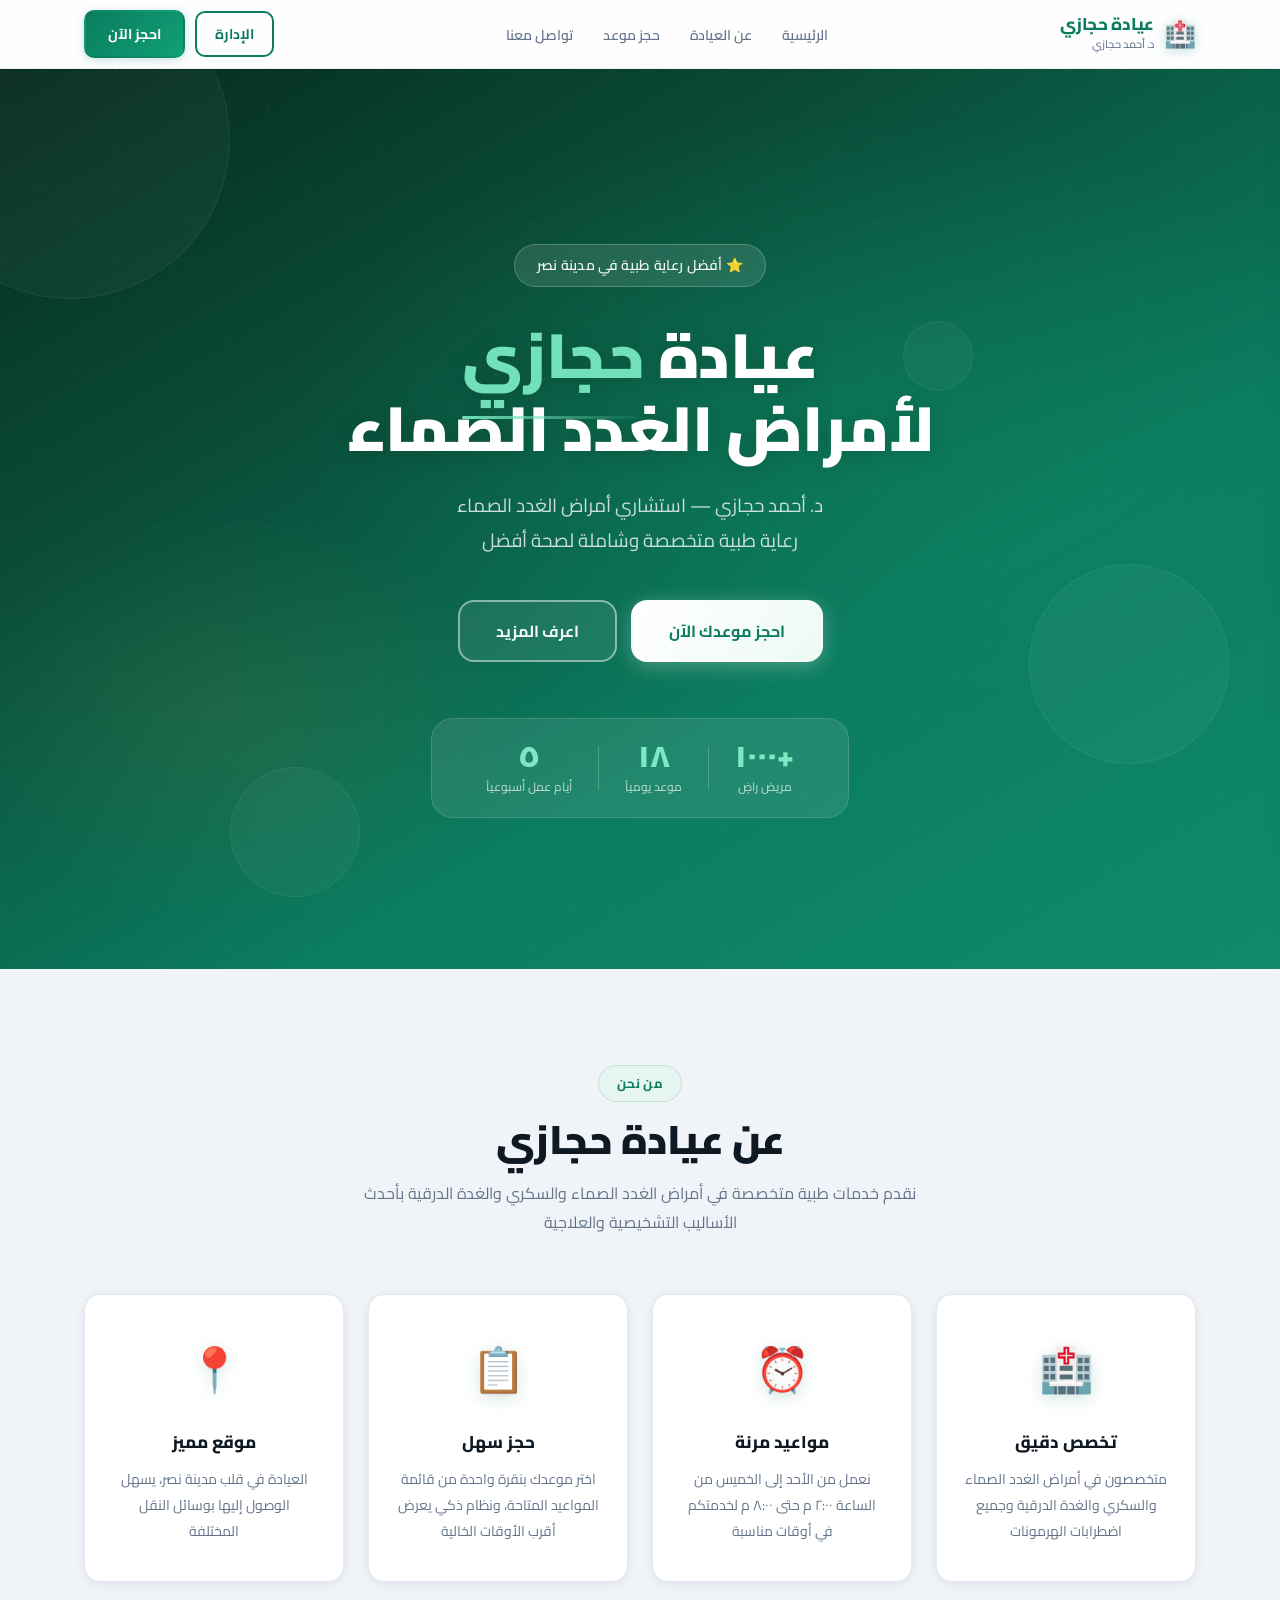
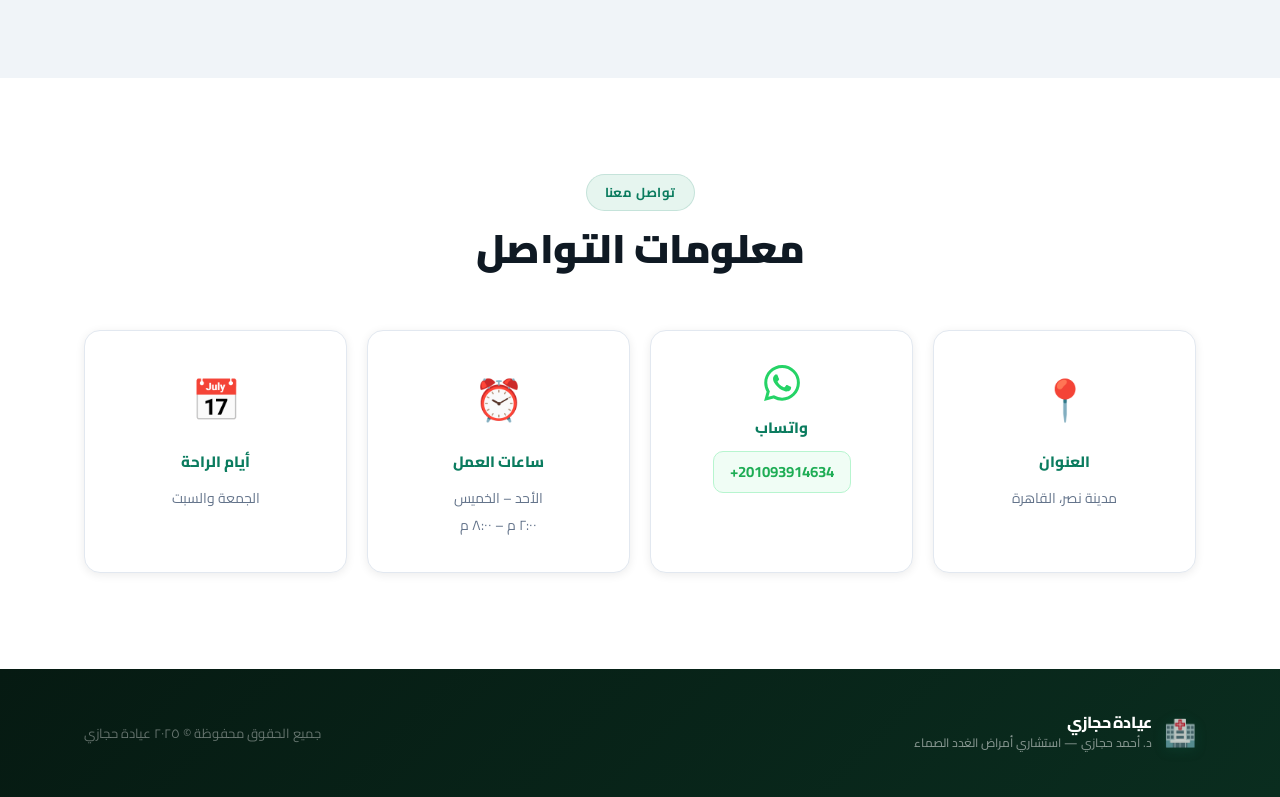
<file: frontend/index.html>
<!DOCTYPE html>
<html lang="ar" dir="rtl">
<head>
  <meta charset="UTF-8" />
  <meta name="viewport" content="width=device-width, initial-scale=1.0" />
  <title>عيادة حجازي - د. أحمد حجازي</title>
  <link rel="preconnect" href="https://fonts.googleapis.com" />
  <link rel="preconnect" href="https://fonts.gstatic.com" crossorigin />
  <link href="https://fonts.googleapis.com/css2?family=Cairo:wght@300;400;500;600;700;800&display=swap" rel="stylesheet" />
  <link rel="stylesheet" href="./static/css/style.css" />
</head>
<body>

  <!-- NAVBAR -->
  <nav class="navbar">
    <div class="container nav-inner">
      <div class="logo">
        <div class="logo-icon">&#x1F3E5;</div>
        <div>
          <div class="logo-name">عيادة حجازي</div>
          <div class="logo-sub">د. أحمد حجازي</div>
        </div>
      </div>
      <ul class="nav-links">
        <li><a href="#hero">الرئيسية</a></li>
        <li><a href="#about">عن العيادة</a></li>
        <li><a href="./book/index.html">حجز موعد</a></li>
        <li><a href="#contact">تواصل معنا</a></li>
      </ul>
      <div class="nav-actions">
        <a href="./admin/login/index.html" class="btn btn-outline nav-cta hide-sm" style="padding: 9px 18px;">الإدارة</a>
        <a href="./book/index.html" class="btn btn-primary nav-cta">احجز الآن</a>
        <button class="hamburger" id="hamburger" aria-label="قائمة التنقل" aria-expanded="false">
          <span></span><span></span><span></span>
        </button>
      </div>
    </div>
  </nav>

  <!-- MOBILE MENU -->
  <div class="mobile-menu" id="mobileMenu">
    <div class="mobile-menu-backdrop" id="mobileBackdrop"></div>
    <div class="mobile-menu-panel">
      <div class="mobile-menu-header">
        <div class="logo">
          <div class="logo-icon">&#x1F3E5;</div>
          <div><div class="logo-name">عيادة حجازي</div></div>
        </div>
        <button class="mobile-menu-close" id="mobileClose">&#x2715;</button>
      </div>
      <ul class="mobile-nav-links">
        <li><a href="#hero"              onclick="closeMobileMenu()">&#x1F3E0; الرئيسية</a></li>
        <li><a href="#about"             onclick="closeMobileMenu()">&#x2139;&#xFE0F; عن العيادة</a></li>
        <li><a href="./book/index.html"  onclick="closeMobileMenu()">&#x1F4C5; حجز موعد</a></li>
        <li><a href="#contact"           onclick="closeMobileMenu()">&#x1F4DE; تواصل معنا</a></li>
      </ul>
      <div class="mobile-nav-actions">
        <a href="./book/index.html"             class="btn btn-primary btn-full">احجز موعدك الآن</a>
        <a href="./admin/login/index.html"      class="btn btn-outline btn-full">لوحة الإدارة</a>
      </div>
    </div>
  </div>

  <!-- HERO -->
  <section id="hero" class="hero">
    <div class="hero-bg"></div>
    <div class="hero-shapes">
      <div class="hero-shape"></div>
      <div class="hero-shape"></div>
      <div class="hero-shape"></div>
      <div class="hero-shape"></div>
    </div>
    <div class="container hero-content">
      <div class="hero-badge">&#x2B50; أفضل رعاية طبية في مدينة نصر</div>
      <h1 class="hero-title">عيادة <span class="highlight">حجازي</span><br/>لأمراض الغدد الصماء</h1>
      <p class="hero-desc">د. أحمد حجازي — استشاري أمراض الغدد الصماء<br/>رعاية طبية متخصصة وشاملة لصحة أفضل</p>
      <div class="hero-actions">
        <a href="./book/index.html" class="btn btn-primary btn-lg">احجز موعدك الآن</a>
        <a href="#about" class="btn btn-outline btn-lg">اعرف المزيد</a>
      </div>
      <div class="hero-stats">
        <div class="stat"><span class="stat-num">+١٠٠٠</span><span class="stat-label">مريض راضٍ</span></div>
        <div class="stat-divider"></div>
        <div class="stat"><span class="stat-num">١٨</span><span class="stat-label">موعد يومياً</span></div>
        <div class="stat-divider"></div>
        <div class="stat"><span class="stat-num">٥</span><span class="stat-label">أيام عمل أسبوعياً</span></div>
      </div>
    </div>
  </section>

  <!-- ABOUT -->
  <section id="about" class="about">
    <div class="container">
      <div class="section-header">
        <div class="section-badge">من نحن</div>
        <h2 class="section-title">عن عيادة حجازي</h2>
        <p class="section-desc">نقدم خدمات طبية متخصصة في أمراض الغدد الصماء والسكري والغدة الدرقية بأحدث الأساليب التشخيصية والعلاجية</p>
      </div>
      <div class="about-grid">
        <div class="about-card">
          <div class="about-icon">&#x1F3E5;</div>
          <h3>تخصص دقيق</h3>
          <p>متخصصون في أمراض الغدد الصماء والسكري والغدة الدرقية وجميع اضطرابات الهرمونات</p>
        </div>
        <div class="about-card">
          <div class="about-icon">&#x23F0;</div>
          <h3>مواعيد مرنة</h3>
          <p>نعمل من الأحد إلى الخميس من الساعة ٢:٠٠ م حتى ٨:٠٠ م لخدمتكم في أوقات مناسبة</p>
        </div>
        <div class="about-card">
          <div class="about-icon">&#x1F4CB;</div>
          <h3>حجز سهل</h3>
          <p>اختر موعدك بنقرة واحدة من قائمة المواعيد المتاحة، ونظام ذكي يعرض أقرب الأوقات الخالية</p>
        </div>
        <div class="about-card">
          <div class="about-icon">&#x1F4CD;</div>
          <h3>موقع مميز</h3>
          <p>العيادة في قلب مدينة نصر، يسهل الوصول إليها بوسائل النقل المختلفة</p>
        </div>
      </div>
    </div>
  </section>

  <!-- CONTACT -->
  <section id="contact" class="contact">
    <div class="container">
      <div class="section-header">
        <div class="section-badge">تواصل معنا</div>
        <h2 class="section-title">معلومات التواصل</h2>
      </div>
      <div class="contact-grid">
        <div class="contact-card">
          <div class="contact-icon">&#x1F4CD;</div>
          <h4>العنوان</h4>
          <p>مدينة نصر، القاهرة</p>
        </div>
        <div class="contact-card">
          <div class="contact-icon whatsapp-icon">
            <svg xmlns="http://www.w3.org/2000/svg" viewBox="0 0 24 24" width="36" height="36" fill="#25D366"><path d="M17.472 14.382c-.297-.149-1.758-.867-2.03-.967-.273-.099-.471-.148-.67.15-.197.297-.767.966-.94 1.164-.173.199-.347.223-.644.075-.297-.15-1.255-.463-2.39-1.475-.883-.788-1.48-1.761-1.653-2.059-.173-.297-.018-.458.13-.606.134-.133.298-.347.446-.52.149-.174.198-.298.298-.497.099-.198.05-.371-.025-.52-.075-.149-.669-1.612-.916-2.207-.242-.579-.487-.5-.669-.51-.173-.008-.371-.01-.57-.01-.198 0-.52.074-.792.372-.272.297-1.04 1.016-1.04 2.479 0 1.462 1.065 2.875 1.213 3.074.149.198 2.096 3.2 5.077 4.487.709.306 1.262.489 1.694.625.712.227 1.36.195 1.871.118.571-.085 1.758-.719 2.006-1.413.248-.694.248-1.289.173-1.413-.074-.124-.272-.198-.57-.347m-5.421 7.403h-.004a9.87 9.87 0 01-5.031-1.378l-.361-.214-3.741.982.998-3.648-.235-.374a9.86 9.86 0 01-1.51-5.26c.001-5.45 4.436-9.884 9.888-9.884 2.64 0 5.122 1.03 6.988 2.898a9.825 9.825 0 012.893 6.994c-.003 5.45-4.437 9.884-9.885 9.884m8.413-18.297A11.815 11.815 0 0012.05 0C5.495 0 .16 5.335.157 11.892c0 2.096.547 4.142 1.588 5.945L.057 24l6.305-1.654a11.882 11.882 0 005.683 1.448h.005c6.554 0 11.89-5.335 11.893-11.893a11.821 11.821 0 00-3.48-8.413z"/></svg>
          </div>
          <h4>واتساب</h4>
          <a class="whatsapp-link" href="https://wa.me/201093914634" target="_blank" rel="noopener" dir="ltr">+201093914634</a>
        </div>
        <div class="contact-card">
          <div class="contact-icon">&#x23F0;</div>
          <h4>ساعات العمل</h4>
          <p>الأحد – الخميس<br/>٢:٠٠ م – ٨:٠٠ م</p>
        </div>
        <div class="contact-card">
          <div class="contact-icon">&#x1F4C5;</div>
          <h4>أيام الراحة</h4>
          <p>الجمعة والسبت</p>
        </div>
      </div>
    </div>
  </section>

  <!-- FOOTER -->
  <footer class="footer">
    <div class="container footer-inner">
      <div class="footer-logo">
        <div class="logo-icon">&#x1F3E5;</div>
        <div>
          <div class="logo-name">عيادة حجازي</div>
          <div class="logo-sub">د. أحمد حجازي — استشاري أمراض الغدد الصماء</div>
        </div>
      </div>
      <p class="footer-copy">جميع الحقوق محفوظة &copy; ٢٠٢٥ عيادة حجازي</p>
    </div>
  </footer>

  <script src="./static/js/config.js"></script>
  <script src="./static/js/api.js"></script>
  <script src="./static/js/main.js"></script>
  <script>
    // Prefetch to wake up the backend server from cold start
    if (typeof apiUrl === 'function') {
      fetch(apiUrl('/ping')).catch(function() {});
    }
    // Navbar scroll effect
    window.addEventListener('scroll', function () {
      document.querySelector('.navbar').classList.toggle('scrolled', window.scrollY > 20);
    });
    // Mobile menu
    var hamburger = document.getElementById('hamburger');
    var mobileMenu = document.getElementById('mobileMenu');
    var mobileClose = document.getElementById('mobileClose');
    var mobileBackdrop = document.getElementById('mobileBackdrop');
    function openMobileMenu() {
      mobileMenu.classList.add('open');
      hamburger.classList.add('open');
      document.body.style.overflow = 'hidden';
      hamburger.setAttribute('aria-expanded', 'true');
    }
    function closeMobileMenu() {
      mobileMenu.classList.remove('open');
      hamburger.classList.remove('open');
      document.body.style.overflow = '';
      hamburger.setAttribute('aria-expanded', 'false');
    }
    hamburger.addEventListener('click', function () {
      mobileMenu.classList.contains('open') ? closeMobileMenu() : openMobileMenu();
    });
    mobileClose.addEventListener('click', closeMobileMenu);
    mobileBackdrop.addEventListener('click', closeMobileMenu);
  </script>
</body>
</html>
</file>
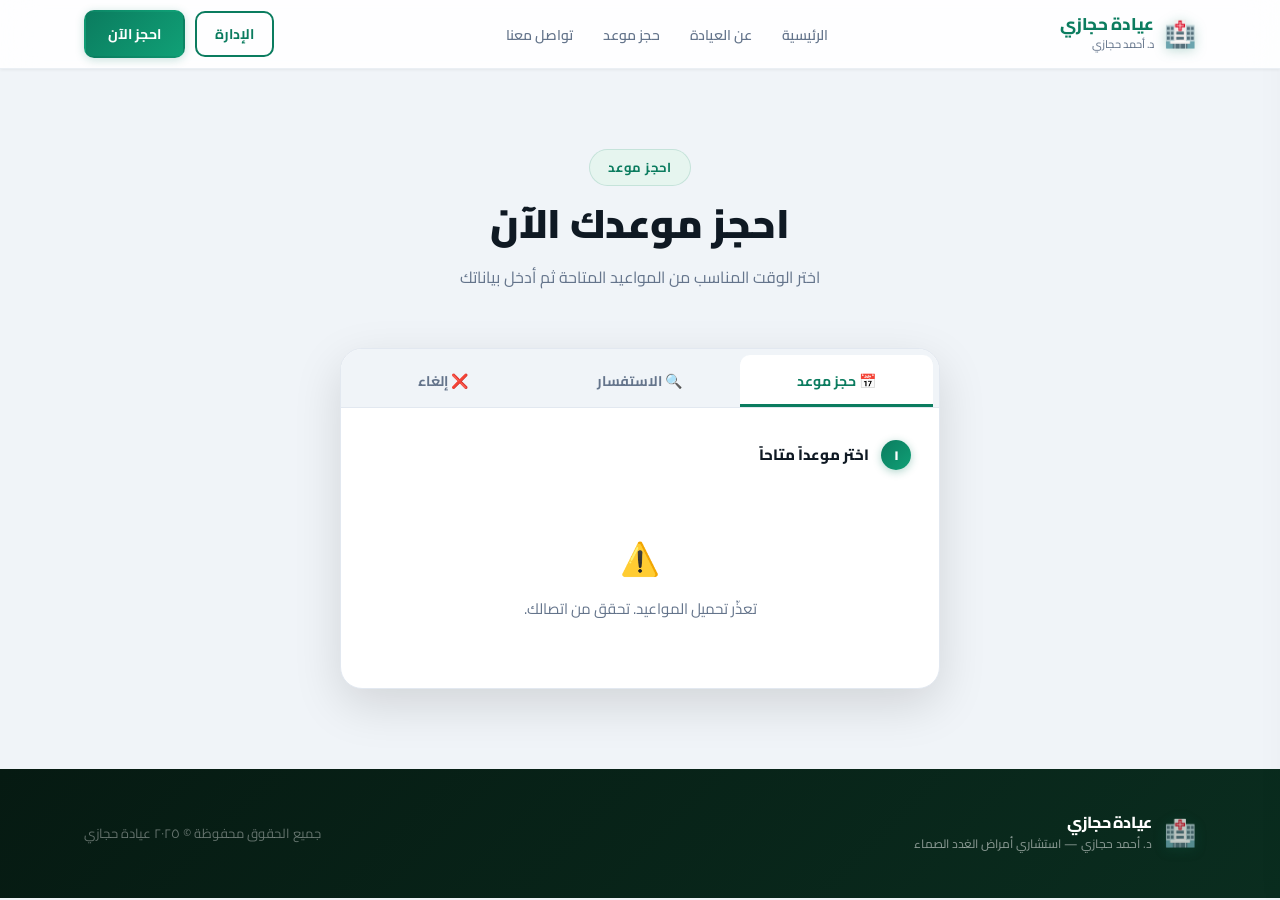
<file: frontend/book/index.html>
<!DOCTYPE html>
<html lang="ar" dir="rtl">
<head>
  <meta charset="UTF-8" />
  <meta name="viewport" content="width=device-width, initial-scale=1.0" />
  <title>حجز موعد - عيادة حجازي</title>
  <link rel="preconnect" href="https://fonts.googleapis.com" />
  <link rel="preconnect" href="https://fonts.gstatic.com" crossorigin />
  <link href="https://fonts.googleapis.com/css2?family=Cairo:wght@300;400;500;600;700;800&display=swap" rel="stylesheet" />
  <link rel="stylesheet" href="../static/css/style.css" />
</head>
<body>

  <!-- NAVBAR -->
  <nav class="navbar">
    <div class="container nav-inner">
      <div class="logo">
        <div class="logo-icon">&#x1F3E5;</div>
        <div>
          <div class="logo-name">عيادة حجازي</div>
          <div class="logo-sub">د. أحمد حجازي</div>
        </div>
      </div>
      <ul class="nav-links">
        <li><a href="../index.html">الرئيسية</a></li>
        <li><a href="../index.html#about">عن العيادة</a></li>
        <li><a href="./index.html">حجز موعد</a></li>
        <li><a href="../index.html#contact">تواصل معنا</a></li>
      </ul>
      <div class="nav-actions">
        <a href="../admin/login/index.html" class="btn btn-outline nav-cta hide-sm" style="padding: 9px 18px;">الإدارة</a>
        <a href="./index.html" class="btn btn-primary nav-cta">احجز الآن</a>
        <button class="hamburger" id="hamburger" aria-label="قائمة التنقل" aria-expanded="false">
          <span></span><span></span><span></span>
        </button>
      </div>
    </div>
  </nav>

  <!-- MOBILE MENU -->
  <div class="mobile-menu" id="mobileMenu">
    <div class="mobile-menu-backdrop" id="mobileBackdrop"></div>
    <div class="mobile-menu-panel">
      <div class="mobile-menu-header">
        <div class="logo">
          <div class="logo-icon">&#x1F3E5;</div>
          <div><div class="logo-name">عيادة حجازي</div></div>
        </div>
        <button class="mobile-menu-close" id="mobileClose">&#x2715;</button>
      </div>
      <ul class="mobile-nav-links">
        <li><a href="../index.html">&#x1F3E0; الرئيسية</a></li>
        <li><a href="../index.html#about">&#x2139;&#xFE0F; عن العيادة</a></li>
        <li><a href="./index.html">&#x1F4C5; حجز موعد</a></li>
        <li><a href="../index.html#contact">&#x1F4DE; تواصل معنا</a></li>
      </ul>
      <div class="mobile-nav-actions">
        <a href="./index.html"                  class="btn btn-primary btn-full">احجز موعدك الآن</a>
        <a href="../admin/login/index.html"      class="btn btn-outline btn-full">لوحة الإدارة</a>
      </div>
    </div>
  </div>

  <!-- APPOINTMENT SECTION -->
  <section id="appointment" class="appointment">
    <div class="container">
      <div class="section-header">
        <div class="section-badge">احجز موعد</div>
        <h2 class="section-title">احجز موعدك الآن</h2>
        <p class="section-desc">اختر الوقت المناسب من المواعيد المتاحة ثم أدخل بياناتك</p>
      </div>

      <div class="form-card">
        <!-- TABS -->
        <div class="tabs">
          <button class="tab active" data-tab="book">&#x1F4C5; حجز موعد</button>
          <button class="tab" data-tab="inquiry">&#x1F50D; الاستفسار</button>
          <button class="tab" data-tab="cancel">&#x274C; إلغاء</button>
        </div>

        <!-- BOOK TAB -->
        <div id="tab-book" class="tab-content active">

          <!-- STEP 1: SLOT PICKER -->
          <div id="stepSlot">
            <div class="step-label">
              <span class="step-num">١</span>
              <span>اختر موعداً متاحاً</span>
            </div>

            <div id="slotLoading" class="slot-loading">
              <div class="slot-spinner"></div>
              <span>جاري تحميل المواعيد المتاحة…</span>
            </div>

            <div id="noSlots" class="no-slots" style="display:none">
              <span style="font-size:32px">📅</span>
              <p>لا توجد مواعيد متاحة حالياً</p>
              <p style="font-size:13px;color:var(--text-muted)">يرجى التواصل معنا مباشرة</p>
            </div>

            <div id="slotAccordion" class="slot-accordion" style="display:none"></div>
          </div>

          <!-- STEP 2: PERSONAL DETAILS -->
          <div id="stepDetails" style="display:none">
            <div class="step-divider"></div>
            <div class="step-label">
              <span class="step-num">٢</span>
              <span>أدخل بياناتك</span>
            </div>

            <div class="selected-slot-banner">
              <span class="banner-icon">✅</span>
              <div class="banner-text">
                <span class="banner-title">الموعد المختار</span>
                <span class="banner-value" id="selectedSlotLabel"></span>
              </div>
              <button class="banner-change" id="changeSlotBtn" type="button">تغيير</button>
            </div>

            <form id="bookForm" novalidate>
              <div class="form-group">
                <label for="name">الاسم الكامل <span class="required">*</span></label>
                <input type="text" id="name" placeholder="أدخل اسمك الكامل" required />
                <span class="field-error" id="nameError"></span>
              </div>
              <div class="form-group">
                <label for="phone">رقم الهاتف <span class="required">*</span></label>
                <input type="tel" id="phone" placeholder="مثال: 01234567890" required />
                <span class="field-error" id="phoneError"></span>
              </div>
              <button type="submit" class="btn btn-primary btn-full" id="bookBtn">
                <span class="btn-text">تأكيد الحجز</span>
                <span class="btn-spinner" style="display:none">&#x231B; جاري الحجز...</span>
              </button>
            </form>
          </div>

        </div>

        <!-- INQUIRY TAB -->
        <div id="tab-inquiry" class="tab-content">
          <form id="inquiryForm" novalidate>
            <div class="form-group">
              <label for="inquiryPhone">رقم الهاتف المسجل <span class="required">*</span></label>
              <input type="tel" id="inquiryPhone" placeholder="أدخل رقم الهاتف للاستفسار عن موعدك" required />
              <span class="field-error" id="inquiryPhoneError"></span>
            </div>
            <button type="submit" class="btn btn-primary btn-full" id="inquiryBtn">
              <span class="btn-text">&#x1F50D; الاستفسار عن الموعد</span>
              <span class="btn-spinner" style="display:none">&#x231B; جاري البحث...</span>
            </button>
          </form>

          <div id="inquiryResult" class="inquiry-result" style="display:none"></div>
        </div>

        <!-- CANCEL TAB -->
        <div id="tab-cancel" class="tab-content">
          <form id="cancelForm" novalidate>
            <div class="form-group">
              <label for="cancelPhone">رقم الهاتف المسجل <span class="required">*</span></label>
              <input type="tel" id="cancelPhone" placeholder="أدخل رقم الهاتف المسجل بالحجز" required />
              <span class="field-error" id="cancelPhoneError"></span>
            </div>
            <button type="submit" class="btn btn-danger btn-full" id="cancelBtn">
              <span class="btn-text">إلغاء الموعد</span>
              <span class="btn-spinner" style="display:none">&#x231B; جاري الإلغاء...</span>
            </button>
          </form>
        </div>

        <!-- RESPONSE AREA -->
        <div id="responseBox" class="response-box" style="display:none"></div>
      </div>
    </div>
  </section>

  <!-- SUGGESTED DATE MODAL -->
  <div id="suggestModal" class="modal-overlay" style="display:none">
    <div class="modal">
      <div class="modal-icon">&#x1F4C5;</div>
      <h3 class="modal-title">موعد مقترح</h3>
      <p class="modal-body" id="suggestMsg"></p>
      <div class="modal-actions">
        <button class="btn btn-primary" id="acceptBtn">قبول الموعد</button>
        <button class="btn btn-outline" id="declineBtn">رفض</button>
      </div>
    </div>
  </div>

  <!-- FOOTER -->
  <footer class="footer">
    <div class="container footer-inner">
      <div class="footer-logo">
        <div class="logo-icon">&#x1F3E5;</div>
        <div>
          <div class="logo-name">عيادة حجازي</div>
          <div class="logo-sub">د. أحمد حجازي — استشاري أمراض الغدد الصماء</div>
        </div>
      </div>
      <p class="footer-copy">جميع الحقوق محفوظة &copy; ٢٠٢٥ عيادة حجازي</p>
    </div>
  </footer>

  <script src="../static/js/config.js"></script>
  <script src="../static/js/api.js"></script>
  <script src="../static/js/main.js"></script>
  <script>
    // Navbar scroll effect
    window.addEventListener('scroll', function () {
      document.querySelector('.navbar').classList.toggle('scrolled', window.scrollY > 20);
    });
    // Mobile menu
    var hamburger = document.getElementById('hamburger');
    var mobileMenu = document.getElementById('mobileMenu');
    var mobileClose = document.getElementById('mobileClose');
    var mobileBackdrop = document.getElementById('mobileBackdrop');
    function openMobileMenu() {
      mobileMenu.classList.add('open');
      hamburger.classList.add('open');
      document.body.style.overflow = 'hidden';
    }
    function closeMobileMenu() {
      mobileMenu.classList.remove('open');
      hamburger.classList.remove('open');
      document.body.style.overflow = '';
    }
    hamburger.addEventListener('click', function () {
      mobileMenu.classList.contains('open') ? closeMobileMenu() : openMobileMenu();
    });
    mobileClose.addEventListener('click', closeMobileMenu);
    mobileBackdrop.addEventListener('click', closeMobileMenu);
  </script>
</body>
</html>
</file>
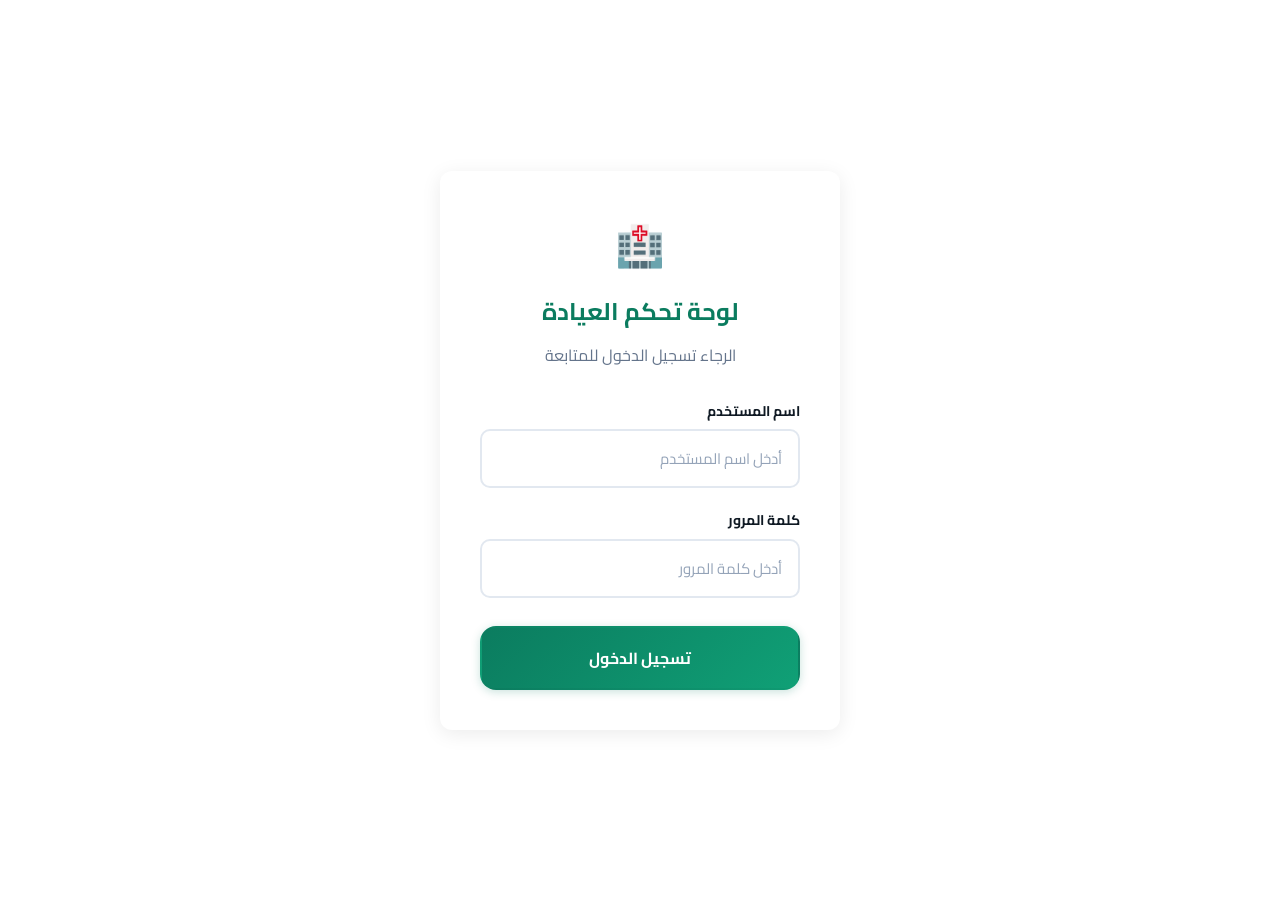
<file: frontend/admin/login/index.html>
<!DOCTYPE html>
<html lang="ar" dir="rtl">
<head>
    <meta charset="UTF-8" />
    <meta name="viewport" content="width=device-width, initial-scale=1.0" />
    <title>تسجيل الدخول - لوحة التحكم</title>
    <link href="https://fonts.googleapis.com/css2?family=Cairo:wght@400;600;700&display=swap" rel="stylesheet" />
    <link rel="stylesheet" href="../../static/css/style.css" />
    <style>
        body { background-color: var(--bg-color); height: 100vh; display: flex; align-items: center; justify-content: center; }
        .login-card { background: white; padding: 40px; border-radius: 12px; box-shadow: 0 4px 20px rgba(0,0,0,0.08); width: 100%; max-width: 400px; }
        .login-card h2 { text-align: center; color: var(--primary); margin-bottom: 8px; font-weight: 700; }
        .login-card p { text-align: center; color: var(--text-muted); margin-bottom: 30px; }
    </style>
</head>
<body>
    <div class="login-card">
        <div style="text-align: center; font-size: 40px; margin-bottom: 10px;">🏥</div>
        <h2>لوحة تحكم العيادة</h2>
        <p>الرجاء تسجيل الدخول للمتابعة</p>
        
        <form id="loginForm">
            <div class="form-group">
                <label for="username">اسم المستخدم</label>
                <input type="text" id="username" name="username" required placeholder="أدخل اسم المستخدم" />
            </div>
            <div class="form-group" style="margin-bottom: 24px;">
                <label for="password">كلمة المرور</label>
                <input type="password" id="password" name="password" required placeholder="أدخل كلمة المرور" />
            </div>
            
            <div id="errorBox" style="display: none; color: var(--danger); font-size: 14px; margin-bottom: 16px; text-align: center;"></div>
            
            <button type="submit" class="btn btn-primary btn-full" id="loginBtn">
                <span class="btn-text">تسجيل الدخول</span>
                <span class="btn-spinner" style="display: none;">⏳ جاري التحقق...</span>
            </button>
        </form>
    </div>

    <script src="../../static/js/config.js"></script>
    <script src="../../static/js/api.js"></script>
    <script>
        const isFile = location.protocol === 'file:';
        const hasBackend = Boolean((window.API_BASE_URL || '').trim()) || (!isFile && location.protocol !== 'about:');
        const errorBox = document.getElementById('errorBox');
        const loginBtn = document.getElementById('loginBtn');

        if (!hasBackend) {
            errorBox.textContent = 'الخادم غير متصل. شغّل السيرفر أو اضبط API_BASE_URL.';
            errorBox.style.display = 'block';
            loginBtn.disabled = true;
        }

        document.getElementById('loginForm').addEventListener('submit', async (e) => {
            e.preventDefault();
            if (!hasBackend) return;
            const btn = document.getElementById('loginBtn');
            
            btn.querySelector('.btn-text').style.display = 'none';
            btn.querySelector('.btn-spinner').style.display = 'inline';
            btn.disabled = true;
            errorBox.style.display = 'none';
            
            const formData = new URLSearchParams();
            formData.append('username', document.getElementById('username').value);
            formData.append('password', document.getElementById('password').value);
            
            try {
            const res = await fetch(apiUrl('/api/admin/token'), {
                method: 'POST',
                headers: { 'Content-Type': 'application/x-www-form-urlencoded' },
                body: formData.toString()
            });
                
                if (res.ok) {
                    const data = await res.json();
                    localStorage.setItem('adminToken', data.access_token);
                    const dashboardUrl = isFile ? '../index.html' : '/admin';
                    window.location.href = dashboardUrl;
                } else {
                    errorBox.textContent = 'بيانات الدخول غير صحيحة';
                    errorBox.style.display = 'block';
                }
            } catch (err) {
                errorBox.textContent = 'تأكد من اتصالك بالانترنت';
                errorBox.style.display = 'block';
            } finally {
                btn.querySelector('.btn-text').style.display = 'inline';
                btn.querySelector('.btn-spinner').style.display = 'none';
                btn.disabled = false;
            }
        });
    </script>
</body>
</html>
</file>
<file: frontend/static/css/style.css>
/* ===== RESET & BASE ===== */
*, *::before, *::after { box-sizing: border-box; margin: 0; padding: 0; }

:root {
  --primary: #0b7c5f;
  --primary-dark: #085c47;
  --primary-light: #e6f5ef;
  --primary-glow: rgba(11,124,95,0.18);
  --accent: #f5a623;
  --danger: #d64045;
  --danger-light: #fdf0f0;
  --success: #1a8a5e;
  --success-light: #e8f7f0;
  --info: #1a6bb5;
  --info-light: #e8f1fb;
  --warn: #b87a00;
  --warn-light: #fff8e0;
  --text: #0f1923;
  --text-muted: #64748b;
  --text-light: #94a3b8;
  --border: #e2e8f0;
  --bg: #f0f4f8;
  --white: #ffffff;
  --card: #ffffff;
  --shadow-xs: 0 1px 3px rgba(0,0,0,0.06);
  --shadow-sm: 0 2px 10px rgba(0,0,0,0.08);
  --shadow-md: 0 6px 24px rgba(0,0,0,0.10);
  --shadow-lg: 0 16px 48px rgba(0,0,0,0.13);
  --shadow-primary: 0 6px 24px rgba(11,124,95,0.30);
  --radius-xs: 6px;
  --radius-sm: 10px;
  --radius: 16px;
  --radius-lg: 22px;
  --radius-xl: 30px;
  --transition: 0.22s cubic-bezier(0.4,0,0.2,1);
  --transition-slow: 0.38s cubic-bezier(0.4,0,0.2,1);
}

html { scroll-behavior: smooth; }

body {
  font-family: 'Cairo', sans-serif;
  background: var(--bg);
  color: var(--text);
  direction: rtl;
  line-height: 1.75;
  font-size: 16px;
  -webkit-font-smoothing: antialiased;
}

.container {
  max-width: 1160px;
  margin: 0 auto;
  padding: 0 24px;
}

/* ===== ANIMATIONS ===== */
@keyframes spin { to { transform: rotate(360deg); } }
@keyframes fadeIn { from { opacity: 0; } to { opacity: 1; } }
@keyframes fadeInUp {
  from { opacity: 0; transform: translateY(22px); }
  to   { opacity: 1; transform: translateY(0);    }
}
@keyframes float {
  0%,100% { transform: translateY(0);    }
  50%      { transform: translateY(-9px); }
}
@keyframes pulse-ring {
  0%   { box-shadow: 0 0 0 0   rgba(11,124,95,0.35); }
  70%  { box-shadow: 0 0 0 12px rgba(11,124,95,0);    }
  100% { box-shadow: 0 0 0 0   rgba(11,124,95,0);     }
}

/* ===== NAVBAR ===== */
.navbar {
  position: sticky;
  top: 0;
  z-index: 1000;
  background: rgba(255,255,255,0.88);
  backdrop-filter: blur(18px);
  -webkit-backdrop-filter: blur(18px);
  border-bottom: 1px solid rgba(226,232,240,0.7);
  box-shadow: var(--shadow-xs);
  transition: box-shadow var(--transition), background var(--transition);
}

.navbar.scrolled {
  background: rgba(255,255,255,0.97);
  box-shadow: var(--shadow-sm);
}

.nav-inner {
  display: flex;
  align-items: center;
  justify-content: space-between;
  height: 68px;
  gap: 16px;
}

.logo {
  display: flex;
  align-items: center;
  gap: 10px;
  text-decoration: none;
  color: var(--text);
  flex-shrink: 0;
}

.logo-icon {
  font-size: 26px;
  line-height: 1;
  filter: drop-shadow(0 2px 6px rgba(11,124,95,0.25));
}

.logo-name {
  font-size: 17px;
  font-weight: 800;
  color: var(--primary);
  line-height: 1.2;
  letter-spacing: -0.3px;
}

.logo-sub {
  font-size: 11px;
  color: var(--text-muted);
  font-weight: 500;
}

.nav-links {
  display: flex;
  list-style: none;
  gap: 2px;
  flex: 1;
  justify-content: center;
}

.nav-links a {
  text-decoration: none;
  color: var(--text-muted);
  font-weight: 600;
  font-size: 14px;
  padding: 7px 14px;
  border-radius: var(--radius-sm);
  transition: all var(--transition);
}

.nav-links a:hover {
  color: var(--primary);
  background: var(--primary-light);
}

.nav-actions {
  display: flex;
  gap: 10px;
  align-items: center;
  flex-shrink: 0;
}

.nav-cta { font-size: 14px !important; }

/* Hamburger button */
.hamburger {
  display: none;
  flex-direction: column;
  gap: 5px;
  cursor: pointer;
  padding: 7px;
  border: none;
  background: none;
  border-radius: var(--radius-sm);
  transition: background var(--transition);
}
.hamburger:hover { background: var(--primary-light); }
.hamburger span {
  display: block;
  width: 22px;
  height: 2px;
  background: var(--text);
  border-radius: 2px;
  transition: all var(--transition);
}
.hamburger.open span:nth-child(1) { transform: translateY(7px) rotate(45deg); }
.hamburger.open span:nth-child(2) { opacity: 0; transform: scaleX(0); }
.hamburger.open span:nth-child(3) { transform: translateY(-7px) rotate(-45deg); }

/* Mobile drawer */
.mobile-menu {
  position: fixed;
  inset: 0;
  z-index: 999;
  pointer-events: none;
  display: block;
}
.mobile-menu.open { pointer-events: all; }

.mobile-menu-backdrop {
  position: absolute;
  inset: 0;
  background: rgba(0,0,0,0);
  transition: background var(--transition-slow);
}
.mobile-menu.open .mobile-menu-backdrop { background: rgba(0,0,0,0.45); }

.mobile-menu-panel {
  position: absolute;
  top: 0;
  right: 0;
  width: min(300px, 84vw);
  height: 100%;
  background: var(--white);
  padding: 0;
  box-shadow: var(--shadow-lg);
  transform: translateX(110%);
  transition: transform var(--transition-slow);
  display: flex;
  flex-direction: column;
  overflow-y: auto;
}
.mobile-menu.open .mobile-menu-panel { transform: translateX(0); }

.mobile-menu-header {
  display: flex;
  justify-content: space-between;
  align-items: center;
  padding: 20px 18px 16px;
  border-bottom: 1px solid var(--border);
}

.mobile-menu-close {
  border: none;
  background: var(--bg);
  width: 34px;
  height: 34px;
  border-radius: var(--radius-sm);
  font-size: 17px;
  cursor: pointer;
  display: flex;
  align-items: center;
  justify-content: center;
  color: var(--text-muted);
  transition: all var(--transition);
}
.mobile-menu-close:hover { background: var(--danger-light); color: var(--danger); }

.mobile-nav-links {
  list-style: none;
  padding: 12px 10px 6px;
}

.mobile-nav-links li a {
  display: flex;
  align-items: center;
  text-decoration: none;
  color: var(--text);
  font-weight: 700;
  font-size: 15px;
  padding: 13px 14px;
  border-radius: var(--radius-sm);
  transition: all var(--transition);
}
.mobile-nav-links li a:hover { color: var(--primary); background: var(--primary-light); }

.mobile-nav-actions {
  padding: 14px 18px 24px;
  display: flex;
  flex-direction: column;
  gap: 10px;
  border-top: 1px solid var(--border);
  margin-top: auto;
}

/* ===== BUTTONS ===== */
.btn {
  display: inline-flex;
  align-items: center;
  justify-content: center;
  gap: 8px;
  padding: 10px 22px;
  border-radius: var(--radius-sm);
  font-family: 'Cairo', sans-serif;
  font-size: 15px;
  font-weight: 700;
  cursor: pointer;
  border: 2px solid transparent;
  transition: all var(--transition);
  text-decoration: none;
  white-space: nowrap;
}

.btn:active { transform: scale(0.97); }

.btn-primary {
  background: linear-gradient(135deg, var(--primary) 0%, #10a076 100%);
  color: var(--white);
  border-color: transparent;
  box-shadow: 0 2px 10px rgba(11,124,95,0.22);
}
.btn-primary:hover {
  background: linear-gradient(135deg, var(--primary-dark) 0%, var(--primary) 100%);
  box-shadow: var(--shadow-primary);
  transform: translateY(-2px);
}

.btn-outline {
  background: transparent;
  color: var(--primary);
  border-color: var(--primary);
}
.btn-outline:hover {
  background: var(--primary-light);
  transform: translateY(-2px);
  box-shadow: var(--shadow-sm);
}

.btn-danger {
  background: linear-gradient(135deg, var(--danger) 0%, #e85557 100%);
  color: var(--white);
  border-color: transparent;
  box-shadow: 0 2px 10px rgba(214,64,69,0.20);
}
.btn-danger:hover {
  background: linear-gradient(135deg, #b5343a 0%, var(--danger) 100%);
  box-shadow: 0 6px 20px rgba(214,64,69,0.32);
  transform: translateY(-2px);
}

.btn-lg  { padding: 15px 36px; font-size: 16px; border-radius: var(--radius); }
.btn-full { width: 100%; padding: 15px; font-size: 16px; border-radius: var(--radius); margin-top: 4px; }

.btn:disabled { opacity: 0.55; cursor: not-allowed; transform: none !important; box-shadow: none !important; }

/* ===== HERO ===== */
.hero {
  position: relative;
  min-height: 100vh;
  display: flex;
  align-items: center;
  overflow: hidden;
}

.hero-bg {
  position: absolute;
  inset: 0;
  background: linear-gradient(150deg, #062a1e 0%, #0a4b37 30%, #0b7c5f 65%, #108a6b 100%);
  z-index: 0;
}

.hero-bg::before {
  content: '';
  position: absolute;
  inset: 0;
  background:
    radial-gradient(ellipse 70% 55% at 65% 38%, rgba(16,160,110,0.22) 0%, transparent 60%),
    radial-gradient(ellipse 45% 45% at 18% 72%, rgba(245,166,35,0.08) 0%, transparent 50%);
}

.hero-bg::after {
  content: '';
  position: absolute;
  inset: 0;
  background-image: radial-gradient(circle at 2px 2px, rgba(255,255,255,0.045) 1px, transparent 0);
  background-size: 38px 38px;
}

/* Floating decorative circles */
.hero-shapes {
  position: absolute;
  inset: 0;
  z-index: 0;
  pointer-events: none;
  overflow: hidden;
}
.hero-shape {
  position: absolute;
  border-radius: 50%;
  background: rgba(255,255,255,0.035);
  border: 1px solid rgba(255,255,255,0.06);
  animation: float 7s ease-in-out infinite;
}
.hero-shape:nth-child(1) { width: 320px; height: 320px; top: -90px; left: -90px; animation-delay: 0s; }
.hero-shape:nth-child(2) { width: 200px; height: 200px; top: 55%; right: 4%;  animation-delay: 1.8s; }
.hero-shape:nth-child(3) { width: 130px; height: 130px; bottom: 8%; left: 18%; animation-delay: 3.2s; }
.hero-shape:nth-child(4) { width: 70px;  height: 70px;  top: 28%; right: 24%; animation-delay: 1s;   }

.hero-content {
  position: relative;
  z-index: 1;
  padding: 120px 24px 96px;
  text-align: center;
  color: var(--white);
  width: 100%;
  animation: fadeInUp 0.8s ease both;
}

.hero-badge {
  display: inline-flex;
  align-items: center;
  gap: 8px;
  background: rgba(255,255,255,0.11);
  border: 1px solid rgba(255,255,255,0.22);
  backdrop-filter: blur(8px);
  color: rgba(255,255,255,0.95);
  padding: 8px 22px;
  border-radius: 40px;
  font-size: 14px;
  font-weight: 600;
  margin-bottom: 32px;
  letter-spacing: 0.3px;
}

.hero-title {
  font-size: clamp(2.1rem, 5.5vw, 3.9rem);
  font-weight: 900;
  line-height: 1.18;
  margin-bottom: 22px;
  letter-spacing: -0.5px;
  text-shadow: 0 2px 24px rgba(0,0,0,0.18);
}

.highlight {
  color: #72e0b8;
  position: relative;
}
.highlight::after {
  content: '';
  position: absolute;
  bottom: -5px;
  right: 0; left: 0;
  height: 3px;
  background: linear-gradient(90deg, #72e0b8, transparent);
  border-radius: 2px;
}

.hero-desc {
  font-size: clamp(1rem, 2.2vw, 1.18rem);
  color: rgba(255,255,255,0.78);
  margin-bottom: 42px;
  max-width: 520px;
  margin-left: auto;
  margin-right: auto;
  line-height: 1.85;
  font-weight: 400;
}

.hero-actions {
  display: flex;
  gap: 14px;
  justify-content: center;
  flex-wrap: wrap;
  margin-bottom: 56px;
}

.hero-actions .btn-primary {
  background: linear-gradient(135deg, #fff 0%, #edf9f4 100%);
  color: var(--primary);
  border-color: transparent;
  box-shadow: 0 4px 20px rgba(255,255,255,0.28);
}
.hero-actions .btn-primary:hover {
  box-shadow: 0 8px 34px rgba(255,255,255,0.38);
  transform: translateY(-3px);
}
.hero-actions .btn-outline {
  border-color: rgba(255,255,255,0.48);
  color: rgba(255,255,255,0.95);
  background: rgba(255,255,255,0.08);
  backdrop-filter: blur(8px);
}
.hero-actions .btn-outline:hover {
  background: rgba(255,255,255,0.18);
  border-color: rgba(255,255,255,0.8);
  transform: translateY(-3px);
}

.hero-stats {
  display: inline-flex;
  justify-content: center;
  align-items: center;
  background: rgba(255,255,255,0.09);
  backdrop-filter: blur(14px);
  border: 1px solid rgba(255,255,255,0.14);
  border-radius: var(--radius-lg);
  padding: 20px 28px;
  max-width: 520px;
  margin: 0 auto;
}

.stat {
  display: flex;
  flex-direction: column;
  align-items: center;
  padding: 0 26px;
  gap: 4px;
}

.stat-num {
  font-size: 1.9rem;
  font-weight: 900;
  line-height: 1.1;
  color: #7ee8c5;
}

.stat-label {
  font-size: 12px;
  color: rgba(255,255,255,0.68);
  font-weight: 500;
  white-space: nowrap;
}

.stat-divider {
  width: 1px;
  height: 44px;
  background: rgba(255,255,255,0.2);
  flex-shrink: 0;
}

/* ===== SECTIONS ===== */
.about      { padding: 96px 0; background: var(--bg);    }
.contact    { padding: 96px 0; background: var(--white); }
.appointment { padding: 80px 0; background: var(--bg);   }

.section-header {
  text-align: center;
  margin-bottom: 56px;
}

.section-badge {
  display: inline-block;
  background: var(--primary-light);
  color: var(--primary);
  padding: 6px 18px;
  border-radius: 30px;
  font-size: 13px;
  font-weight: 700;
  margin-bottom: 14px;
  border: 1px solid rgba(11,124,95,0.15);
  letter-spacing: 0.4px;
}

.section-title {
  font-size: clamp(1.6rem, 3.2vw, 2.5rem);
  font-weight: 900;
  color: var(--text);
  margin-bottom: 14px;
  letter-spacing: -0.4px;
  line-height: 1.22;
}

.section-desc {
  font-size: 16px;
  color: var(--text-muted);
  max-width: 560px;
  margin: 0 auto;
  line-height: 1.85;
}

/* ===== ABOUT GRID ===== */
.about-grid {
  display: grid;
  grid-template-columns: repeat(auto-fit, minmax(240px, 1fr));
  gap: 24px;
}

.about-card {
  background: var(--card);
  border-radius: var(--radius);
  padding: 36px 28px;
  text-align: center;
  box-shadow: var(--shadow-sm);
  border: 1px solid var(--border);
  transition: all var(--transition-slow);
  position: relative;
  overflow: hidden;
}

.about-card::before {
  content: '';
  position: absolute;
  top: 0; right: 0; left: 0;
  height: 3px;
  background: linear-gradient(90deg, var(--primary), #10a076);
  transform: scaleX(0);
  transform-origin: right;
  transition: transform var(--transition-slow);
}

.about-card:hover {
  transform: translateY(-7px);
  box-shadow: var(--shadow-lg);
  border-color: transparent;
}
.about-card:hover::before { transform: scaleX(1); }

.about-icon {
  font-size: 44px;
  margin-bottom: 20px;
  display: block;
  filter: drop-shadow(0 4px 8px rgba(11,124,95,0.18));
  transition: transform var(--transition);
}
.about-card:hover .about-icon { transform: scale(1.12) rotate(-3deg); }

.about-card h3 {
  font-size: 17px;
  font-weight: 800;
  color: var(--text);
  margin-bottom: 10px;
}

.about-card p {
  font-size: 14px;
  color: var(--text-muted);
  line-height: 1.85;
}

/* ===== CONTACT GRID ===== */
.contact-grid {
  display: grid;
  grid-template-columns: repeat(auto-fit, minmax(220px, 1fr));
  gap: 20px;
}

.contact-card {
  background: var(--card);
  border-radius: var(--radius);
  padding: 34px 24px;
  text-align: center;
  box-shadow: var(--shadow-sm);
  border: 1.5px solid var(--border);
  transition: all var(--transition-slow);
  position: relative;
}

.contact-card:hover {
  transform: translateY(-6px);
  box-shadow: var(--shadow-md);
  border-color: var(--primary);
}

.contact-icon {
  font-size: 40px;
  margin-bottom: 14px;
  display: flex;
  justify-content: center;
  align-items: center;
}

.contact-card h4 {
  font-size: 15px;
  font-weight: 800;
  color: var(--primary);
  margin-bottom: 10px;
}

.contact-card p {
  font-size: 14px;
  color: var(--text-muted);
  line-height: 1.9;
}

.whatsapp-icon { display: flex; justify-content: center; }

.whatsapp-link {
  display: inline-flex;
  align-items: center;
  gap: 8px;
  font-size: 15px;
  font-weight: 700;
  color: #1ead55;
  text-decoration: none;
  transition: all var(--transition);
  padding: 7px 16px;
  border-radius: var(--radius-sm);
  background: #f0fdf5;
  border: 1.5px solid #b7f5cf;
}

.whatsapp-link:hover {
  color: #128C7E;
  background: #d4f5e6;
  transform: scale(1.03);
}

.contact-card:has(.whatsapp-link):hover { border-color: #25D366; }

/* ===== FOOTER ===== */
.footer {
  background: linear-gradient(135deg, #061a12 0%, #0a2d1f 100%);
  color: rgba(255,255,255,0.78);
  padding: 44px 0;
}

.footer-inner {
  display: flex;
  align-items: center;
  justify-content: space-between;
  flex-wrap: wrap;
  gap: 18px;
}

.footer-logo { display: flex; align-items: center; gap: 12px; }
.footer-logo .logo-name { color: var(--white); font-size: 16px; }
.footer-logo .logo-sub { color: rgba(255,255,255,0.5); font-size: 12px; }
.footer-copy { font-size: 13px; color: rgba(255,255,255,0.38); }

/* ===== SPINNER ===== */
.spinning { display: inline-block; animation: spin 1s linear infinite; }

/* ===== FORM CARD ===== */
.form-card {
  max-width: 600px;
  margin: 0 auto;
  background: var(--card);
  border-radius: var(--radius-lg);
  box-shadow: var(--shadow-lg);
  border: 1px solid var(--border);
  overflow: hidden;
}

/* ===== TABS ===== */
.tabs {
  display: flex;
  background: var(--bg);
  border-bottom: 1px solid var(--border);
  padding: 6px 6px 0;
  gap: 4px;
}

.tab {
  flex: 1;
  padding: 13px 10px;
  background: transparent;
  border: none;
  cursor: pointer;
  font-family: 'Cairo', sans-serif;
  font-size: 14px;
  font-weight: 700;
  color: var(--text-muted);
  border-radius: var(--radius-sm) var(--radius-sm) 0 0;
  transition: all var(--transition);
  position: relative;
  white-space: nowrap;
}

.tab:hover { color: var(--primary); background: rgba(11,124,95,0.06); }

.tab.active {
  color: var(--primary);
  background: var(--white);
  box-shadow: 0 -3px 0 var(--primary) inset;
}

.tab-content {
  display: none;
  padding: 32px 28px 26px;
  animation: fadeIn 0.22s ease both;
}
.tab-content.active { display: block; }

/* ===== STEP LABELS ===== */
.step-label {
  display: flex;
  align-items: center;
  gap: 12px;
  font-size: 15px;
  font-weight: 800;
  color: var(--text);
  margin-bottom: 20px;
}

.step-num {
  width: 30px;
  height: 30px;
  background: linear-gradient(135deg, var(--primary), #10a076);
  color: var(--white);
  border-radius: 50%;
  display: inline-flex;
  align-items: center;
  justify-content: center;
  font-size: 13px;
  font-weight: 900;
  flex-shrink: 0;
  box-shadow: 0 2px 8px rgba(11,124,95,0.32);
}

.step-divider {
  border: none;
  border-top: 2px dashed var(--border);
  margin: 28px 0;
  opacity: 0.55;
}

/* ===== SLOT LOADING ===== */
.slot-loading {
  display: flex;
  align-items: center;
  gap: 14px;
  color: var(--text-muted);
  font-size: 14px;
  padding: 24px 0;
}

.slot-spinner {
  width: 24px;
  height: 24px;
  border: 3px solid var(--border);
  border-top-color: var(--primary);
  border-radius: 50%;
  animation: spin 0.72s linear infinite;
  flex-shrink: 0;
}

/* ===== NO SLOTS ===== */
.no-slots {
  text-align: center;
  padding: 40px 0;
  color: var(--text-muted);
  font-size: 15px;
  display: flex;
  flex-direction: column;
  align-items: center;
  gap: 10px;
}

/* ===== SLOT ACCORDION ===== */
.slot-accordion {
  display: flex;
  flex-direction: column;
  gap: 10px;
}

.slot-day {
  border: 1.5px solid var(--border);
  border-radius: var(--radius);
  overflow: hidden;
  transition: all var(--transition);
  background: var(--white);
}

.slot-day:hover { border-color: rgba(11,124,95,0.28); }
.slot-day.open  { border-color: var(--primary); box-shadow: 0 0 0 3px rgba(11,124,95,0.09); }

.slot-day-header {
  display: flex;
  align-items: center;
  justify-content: space-between;
  padding: 14px 18px;
  background: transparent;
  border: none;
  cursor: pointer;
  font-family: 'Cairo', sans-serif;
  width: 100%;
  text-align: right;
  transition: background var(--transition);
  gap: 10px;
}

.slot-day-header:hover { background: var(--primary-light); }
.slot-day.open .slot-day-header { background: var(--primary-light); }

.slot-day-info {
  display: flex;
  flex-direction: column;
  align-items: stretch;
  text-align: right;
  flex: 1;
  gap: 2px;
  min-width: 0;
}

.slot-day-name {
  font-size: 14px;
  font-weight: 800;
  color: var(--text);
}

.slot-day-date {
  font-size: 12px;
  color: var(--text-muted);
  font-weight: 500;
}

.slot-day-count {
  font-size: 12px;
  font-weight: 700;
  color: var(--primary);
  background: var(--primary-light);
  padding: 3px 11px;
  border-radius: 20px;
  border: 1px solid rgba(11,124,95,0.15);
  white-space: nowrap;
  flex-shrink: 0;
}

.slot-day-arrow {
  font-size: 10px;
  color: var(--text-muted);
  transition: transform var(--transition);
  flex-shrink: 0;
}
.slot-day.open .slot-day-arrow { transform: rotate(180deg); color: var(--primary); }

/* Smooth height transition for panel */
.slot-times-panel {
  max-height: 0;
  overflow: hidden;
  transition: max-height var(--transition-slow);
}
.slot-day.open .slot-times-panel { max-height: 600px; }

.slot-times-grid {
  display: flex;
  flex-wrap: wrap;
  gap: 10px;
  padding: 16px 18px 18px;
  border-top: 1px solid var(--border);
}

.slot-time {
  padding: 9px 18px;
  border-radius: var(--radius-xl);
  border: 1.5px solid var(--border);
  background: var(--white);
  font-family: 'Cairo', sans-serif;
  font-size: 13px;
  font-weight: 700;
  color: var(--text);
  cursor: pointer;
  transition: all var(--transition);
  white-space: nowrap;
}

.slot-time:hover {
  border-color: var(--primary);
  color: var(--primary);
  background: var(--primary-light);
  transform: translateY(-2px);
  box-shadow: var(--shadow-sm);
}

.slot-time.selected {
  background: linear-gradient(135deg, var(--primary), #10a076);
  border-color: transparent;
  color: var(--white);
  box-shadow: var(--shadow-primary);
  transform: translateY(-2px);
  animation: pulse-ring 1.6s ease-out 1;
}

/* ===== SELECTED SLOT BANNER ===== */
.selected-slot-banner {
  display: flex;
  align-items: center;
  gap: 14px;
  background: linear-gradient(135deg, var(--success-light), #d2f5e6);
  border: 1.5px solid rgba(26,138,94,0.22);
  border-radius: var(--radius);
  padding: 16px 18px;
  margin-bottom: 24px;
}

.banner-icon { font-size: 22px; flex-shrink: 0; }

.banner-text {
  display: flex;
  flex-direction: column;
  flex: 1;
  gap: 3px;
}

.banner-title {
  font-size: 11px;
  font-weight: 700;
  color: var(--success);
  text-transform: uppercase;
  letter-spacing: 0.8px;
}

.banner-value {
  font-size: 14px;
  font-weight: 700;
  color: var(--text);
  line-height: 1.45;
}

.banner-change {
  background: var(--white);
  border: 1.5px solid rgba(26,138,94,0.28);
  color: var(--success);
  font-family: 'Cairo', sans-serif;
  font-size: 13px;
  font-weight: 700;
  padding: 7px 14px;
  border-radius: var(--radius-sm);
  cursor: pointer;
  transition: all var(--transition);
  white-space: nowrap;
  flex-shrink: 0;
}
.banner-change:hover { background: var(--success); color: var(--white); border-color: var(--success); }

/* ===== FORMS ===== */
.form-group {
  display: flex;
  flex-direction: column;
  gap: 6px;
  margin-bottom: 20px;
}

.form-group label {
  font-size: 14px;
  font-weight: 700;
  color: var(--text);
}

.form-group input {
  width: 100%;
  padding: 13px 16px;
  border: 2px solid var(--border);
  border-radius: var(--radius-sm);
  font-family: 'Cairo', sans-serif;
  font-size: 15px;
  font-weight: 500;
  color: var(--text);
  background: var(--white);
  transition: all var(--transition);
  outline: none;
  direction: rtl;
}

.form-group input::placeholder { color: var(--text-light); font-weight: 400; }
.form-group input:hover { border-color: rgba(11,124,95,0.38); }

.form-group input:focus {
  border-color: var(--primary);
  box-shadow: 0 0 0 4px rgba(11,124,95,0.12);
}

.form-group input.error {
  border-color: var(--danger);
  box-shadow: 0 0 0 4px rgba(214,64,69,0.10);
}

.field-error {
  font-size: 12px;
  color: var(--danger);
  font-weight: 600;
  min-height: 16px;
  display: block;
}

.required { color: var(--danger); }

/* ===== RESPONSE BOX ===== */
.response-box {
  margin: 0 0 8px;
  padding: 16px 20px;
  border-radius: var(--radius);
  font-size: 14px;
  font-weight: 600;
  display: flex;
  align-items: flex-start;
  gap: 10px;
  line-height: 1.65;
  animation: fadeInUp 0.28s ease both;
  border: 1px solid transparent;
}

.response-icon { font-size: 18px; flex-shrink: 0; line-height: 1.6; }

.response-box.success {
  background: var(--success-light);
  color: #0c5c3f;
  border-color: rgba(26,138,94,0.2);
}
.response-box.error {
  background: var(--danger-light);
  color: #8b1d21;
  border-color: rgba(214,64,69,0.2);
}
.response-box.warning {
  background: var(--warn-light);
  color: #6b4300;
  border-color: rgba(184,122,0,0.2);
}
.response-box.info {
  background: var(--info-light);
  color: #0d3c72;
  border-color: rgba(26,107,181,0.2);
}

/* ===== MODAL ===== */
.modal-overlay {
  position: fixed;
  inset: 0;
  background: rgba(0,0,0,0.55);
  backdrop-filter: blur(7px);
  -webkit-backdrop-filter: blur(7px);
  display: flex;
  align-items: center;
  justify-content: center;
  z-index: 2000;
  padding: 20px;
  animation: fadeIn 0.2s ease both;
}

.modal {
  background: var(--white);
  border-radius: var(--radius-lg);
  padding: 40px 36px;
  max-width: 420px;
  width: 100%;
  box-shadow: var(--shadow-lg);
  text-align: center;
  animation: fadeInUp 0.3s ease both;
  border: 1px solid var(--border);
}

.modal-icon {
  font-size: 46px;
  margin-bottom: 16px;
  display: block;
}

.modal-title {
  font-size: 20px;
  font-weight: 900;
  color: var(--text);
  margin-bottom: 12px;
}

.modal-body {
  font-size: 15px;
  color: var(--text-muted);
  margin-bottom: 28px;
  line-height: 1.85;
}

.modal-actions {
  display: flex;
  gap: 12px;
  justify-content: center;
}
.modal-actions .btn { flex: 1; }

/* ===== INQUIRY RESULT ===== */
.inquiry-result { margin-top: 20px; }

.inquiry-card {
  background: var(--bg);
  border-radius: var(--radius);
  padding: 20px 22px;
  border: 1.5px solid var(--border);
  animation: fadeInUp 0.3s ease both;
}

.inquiry-card.not-found {
  text-align: center;
  color: var(--text-muted);
  padding: 32px;
}

.inquiry-header {
  display: flex;
  align-items: center;
  gap: 10px;
  margin-bottom: 14px;
  padding-bottom: 10px;
  border-bottom: 1px solid var(--border);
  font-size: 15px;
  font-weight: 800;
  color: var(--primary);
}

.inquiry-header.completed { color: var(--warn); }
.inquiry-header.not-found-header { color: var(--danger); }
.inquiry-header-icon { font-size: 20px; }

.inquiry-rows { display: flex; flex-direction: column; gap: 10px; }

.inquiry-row {
  display: flex;
  align-items: flex-start;
  gap: 12px;
}

.inquiry-row-label {
  font-size: 13px;
  font-weight: 700;
  color: var(--text-muted);
  min-width: 80px;
  flex-shrink: 0;
}

.inquiry-row-value {
  font-size: 14px;
  font-weight: 600;
  color: var(--text);
  flex: 1;
}

.inquiry-badge {
  display: inline-block;
  padding: 3px 12px;
  border-radius: 20px;
  font-size: 12px;
  font-weight: 700;
}

.inquiry-badge.active {
  background: var(--success-light);
  color: var(--success);
  border: 1px solid rgba(26,138,94,0.2);
}

.inquiry-badge.done {
  background: var(--warn-light);
  color: var(--warn);
  border: 1px solid rgba(184,122,0,0.2);
}

/* Alias for inquiry-title (used by JS) */
.inquiry-title { font-size: 14px; font-weight: 800; color: var(--primary); margin-bottom: 12px; }

/* ===== RESPONSIVE ===== */
@media (max-width: 900px) {
  .nav-links { display: none; }
  .hamburger { display: flex; }
}

@media (max-width: 640px) {
  /* Hide admin/book CTAs in navbar on small screens, keep hamburger */
  .nav-actions .nav-cta.hide-sm { display: none; }

  .hero-stats {
    flex-direction: column;
    padding: 18px 22px;
    gap: 10px;
    width: 100%;
    max-width: 280px;
  }
  .stat { padding: 0; }
  .stat-divider { width: 60px; height: 1px; }

  .hero-actions { flex-direction: column; align-items: center; }
  .hero-actions .btn-lg { width: 100%; max-width: 310px; justify-content: center; }

  .about-grid { grid-template-columns: 1fr; gap: 16px; }
  .contact-grid { grid-template-columns: 1fr 1fr; gap: 14px; }

  .about   { padding: 64px 0; }
  .contact { padding: 64px 0; }
  .appointment { padding: 48px 0; }

  .form-card { border-radius: var(--radius); }
  .tab { font-size: 13px; padding: 12px 8px; }
  .tab-content { padding: 22px 16px 18px; }

  .modal { padding: 30px 20px; }
  .modal-actions { flex-direction: column; }

  .footer-inner { flex-direction: column; text-align: center; }
  .footer-logo { justify-content: center; }
}

@media (max-width: 420px) {
  .contact-grid { grid-template-columns: 1fr; }
  .hero-badge { font-size: 13px; padding: 7px 16px; }
  .tab { font-size: 12px; padding: 11px 5px; }
  .slot-time { font-size: 12px; padding: 8px 13px; }
  .inquiry-row { flex-direction: column; gap: 3px; }
  .inquiry-row-label { min-width: unset; }
  .hero-stats { max-width: 240px; }
}
</file>
